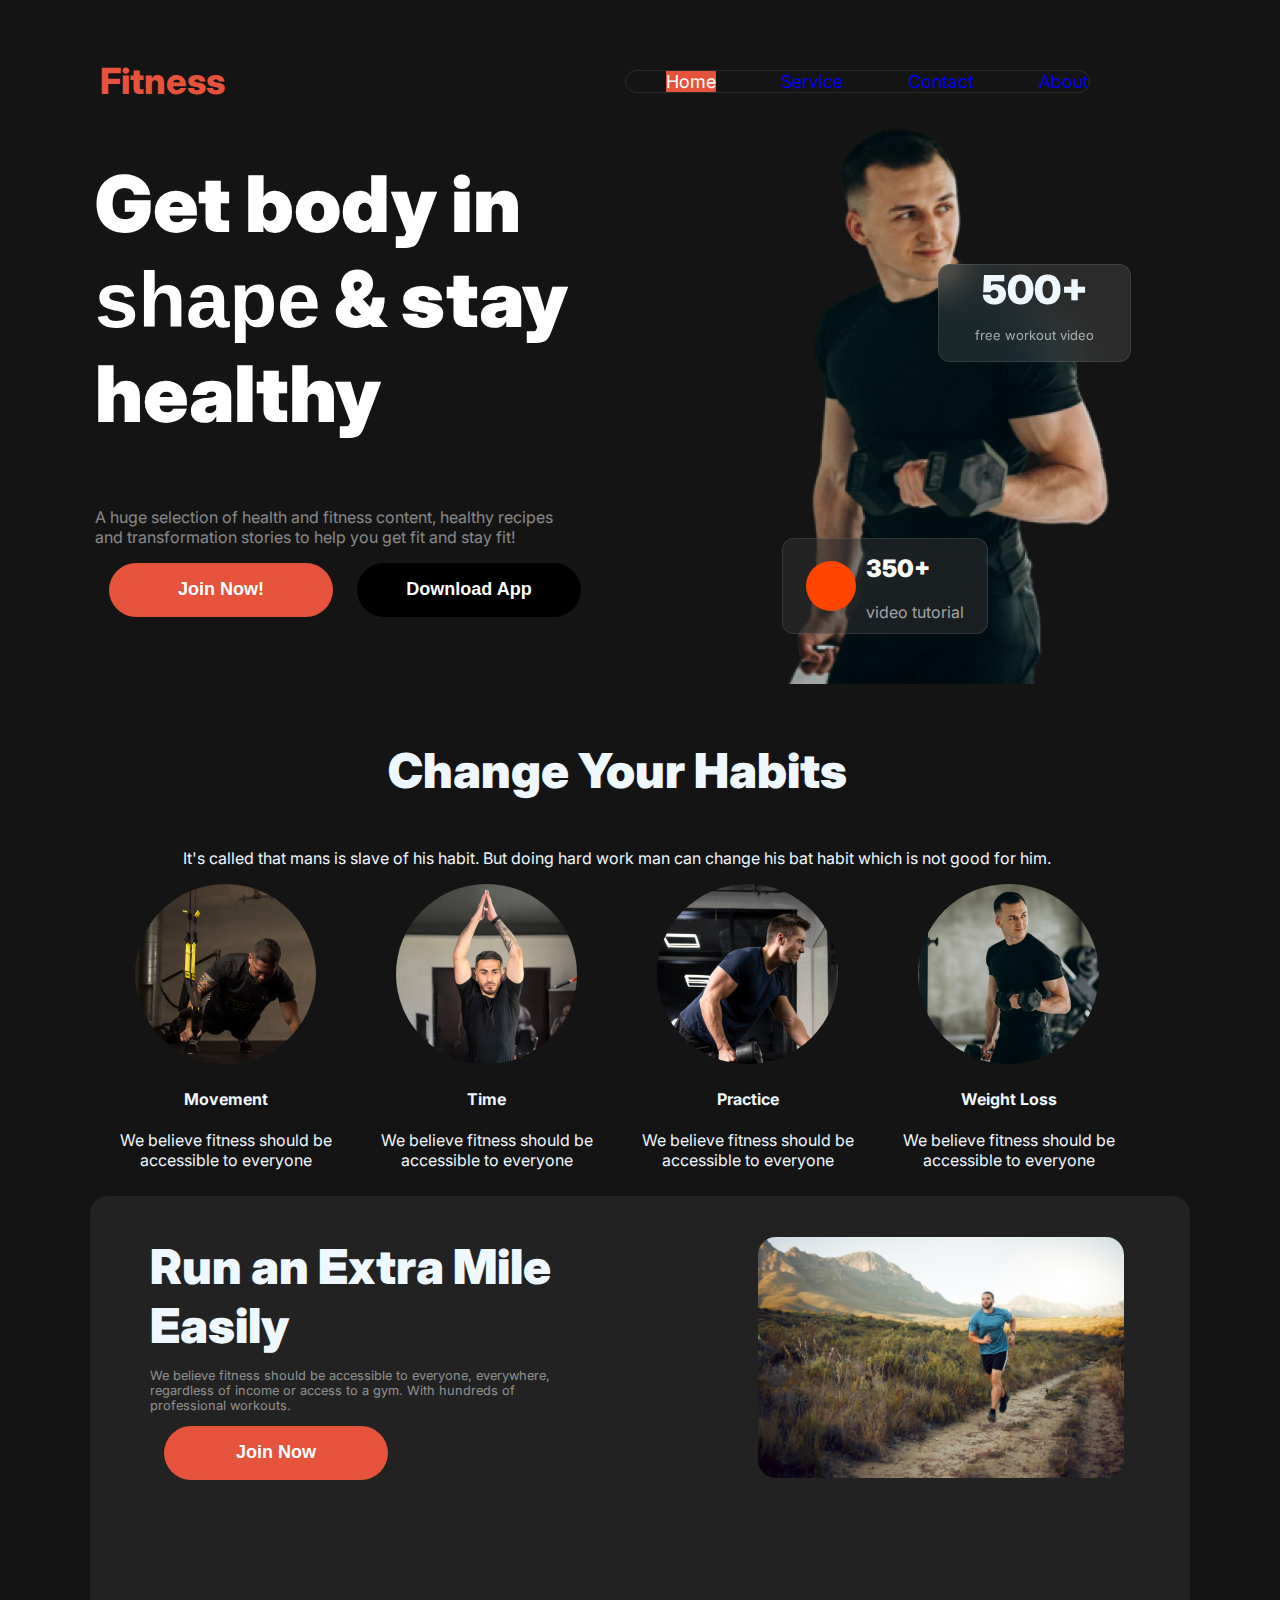
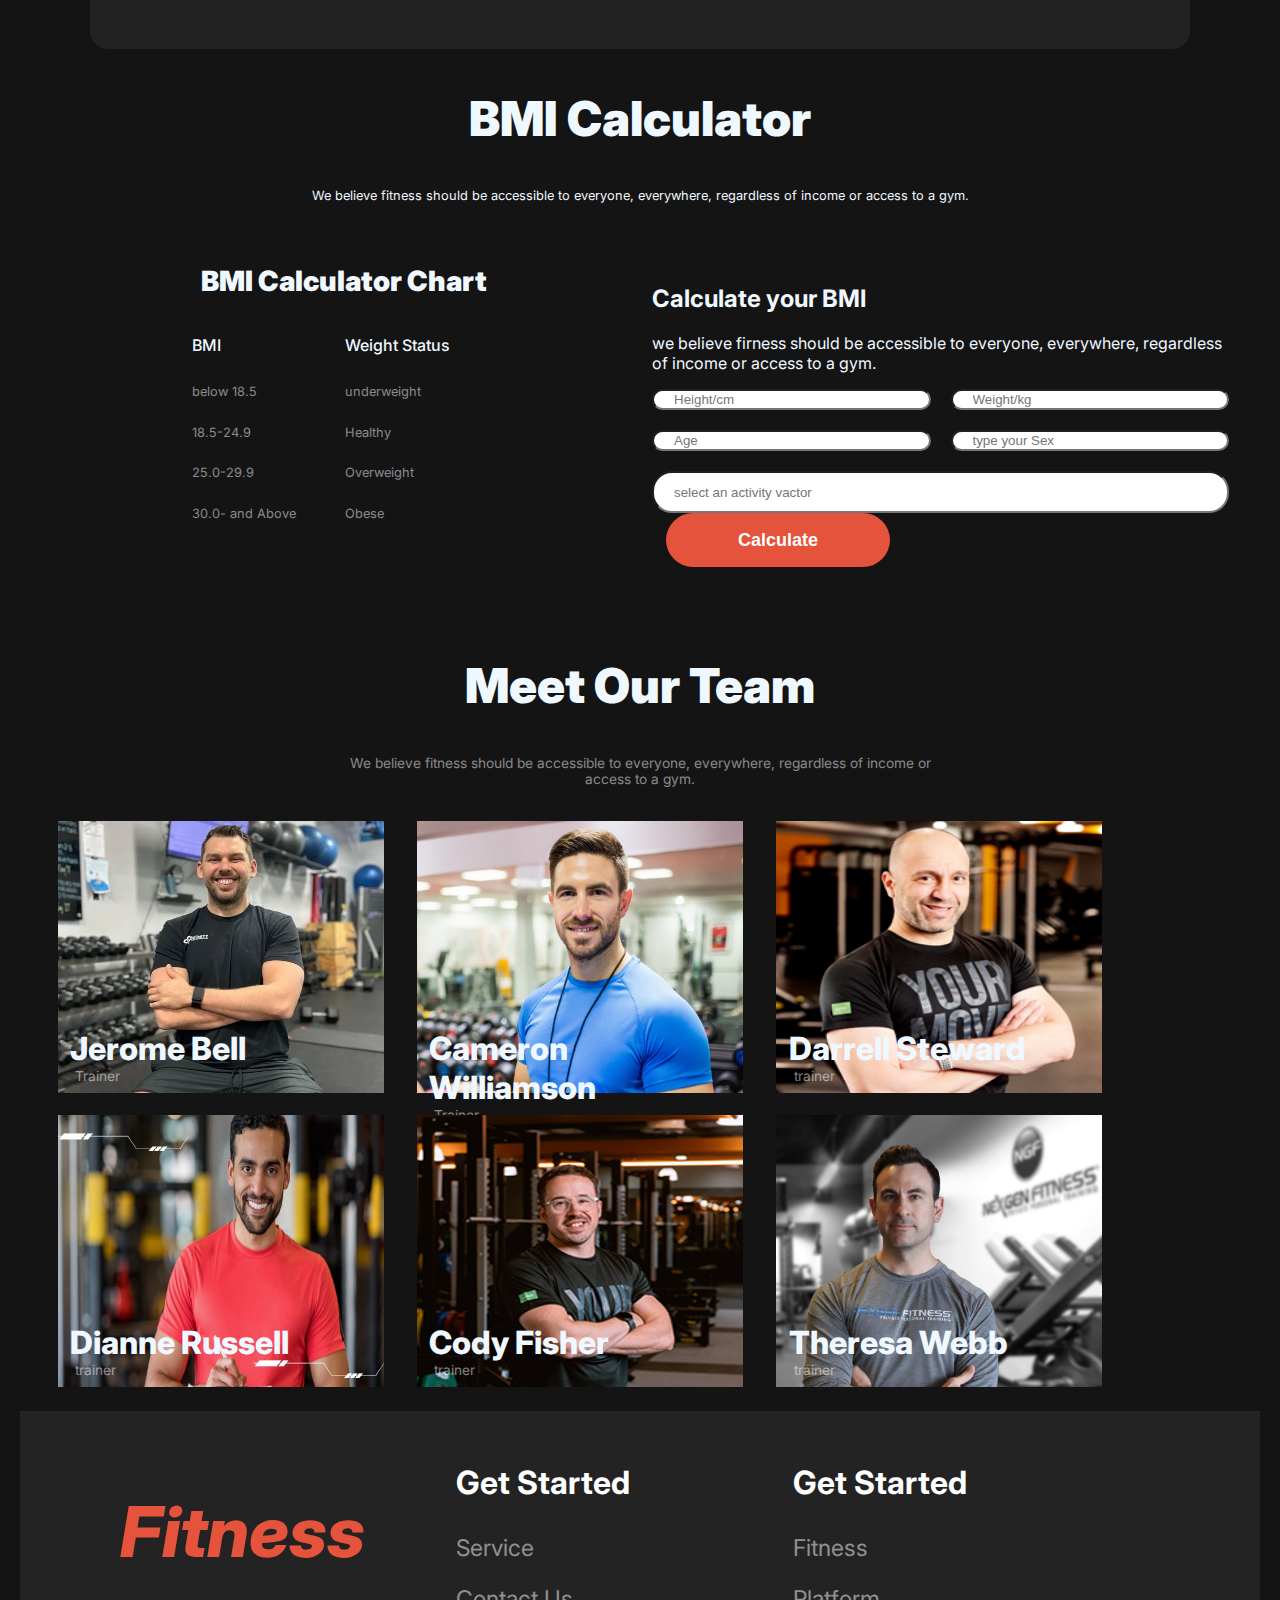
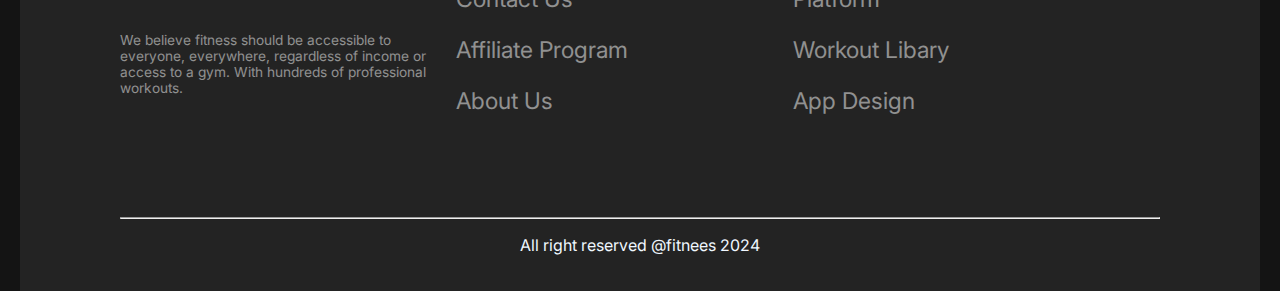
<file: index.html>
<!DOCTYPE html>
<html lang="en">
<head>
  <meta charset="UTF-8">
  <meta name="viewport" content="width=device-width, initial-scale=1.0">
  <title>Assignment-2</title>
  <link rel="stylesheet" href="style.css">
</head>
<body>
 <header class="hero-section">
  <nav class="navber">
    <div>
      <h2 class="fitness-logo" style="margin: 10px;">Fitness</h2>
    </div>
    <div class="nav-icon">
      <ul>
        <li><a class="home-logo" href="home.html">Home</a></li>
        <li><a href="service.html">Service</a></li>
        <li><a href="contact.html">Contact</a></li>
        <li><a href="about.html">About</a></li>
      </ul>
    </div>
    <a href="menu.html" class="menu">MENU</a>
    
  </nav>
  
  <div class="hero-title-img">
    <div class="title-text">
      <h1 class="title">Get body in <span class="shape">shape</span> & stay healthy</h1>
      <p class="title-description">A huge selection of health and fitness content, healthy recipes <br> and transformation stories to help you get fit and stay
      fit! </p>
      <div class="hero-btn-container"><button class="btn-primary btn-1">Join Now!</button>
      <button class="btn-secondary">Download App</button></div>
    </div>
    <div class="hero-img">
      <img src="images/Images 2.png" alt="">
      <div class="box-icon-2">
        <div style="width: 50px; height: 50px; border-radius: 50%;
        background-color: orangered;"></div>
        <div ><h2>350+</h2><p>video tutorial</p></div>
      </div>
      <div class="box-icon">
        <h2>500+</h2>
        <p>free workout video</p>
      </div>
    </div>
  </div>
 </header> 
 <main>
  <section class="change-habit-section">
    <div class="change-habit-text">
      <h3 class="change-habit-header">Change Your Habits</h3>
      <p class="change-habit-description">It's called that mans is slave of his habit. But doing hard work man can change his bat habit which is not good for him.</p>

    </div>
   <div class="change-habit-img-text-container">
    <div class="change-habit-img-text">
      <img src="images/image 3.png" alt="">
      <h4>Movement</h4>
      <p>We believe fitness should be <br> accessible to everyone</p>
    </div>
    <div class="change-habit-img-text">
      <img src="images/image 2.png" alt="">
      <h4>Time</h4>
      <p>We believe fitness should be <br> accessible to everyone</p>
    </div>
    <div class="change-habit-img-text">
      <img src="images/image 4.png" alt="">
      <h4>Practice</h4>
      <p>We believe fitness should be <br> accessible to everyone</p>
    </div>
    <div class="change-habit-img-text">
      <img src="images/image 5.png" alt="">
      <h4> Weight Loss</h4>
      <p>We believe fitness should be <br> accessible to everyone</p>
    </div>
   </div>
  </section>
  <section class="run-extra-container">
    <div class="run-extra-text">
      <h2 class="run-extra-header">
        Run an Extra
        Mile Easily
      </h2>
      <p>We believe fitness should be accessible to everyone, everywhere, regardless of income or access to a gym. With hundreds
      of professional workouts.</p>
      <button class="btn-primary">Join Now</button>
    </div>
    <div class="run-extra-img"><img  src="images/run.jpg" alt="runing person"></div>
  </section>
  <section class="bmi-section">
    <div class="bmi-calculator-title">
      <h2>BMI Calculator</h2>
      <p>We believe fitness should be accessible to everyone, everywhere, regardless of income or access to a gym.</p>
    </div>
    <div class="bmi-calculator-container">
      <div class="table">
        <table>
          <caption class="table-caption">BMI Calculator Chart</caption>
          <tr>
            <th>BMI</th>
            <th>Weight Status</th>
          </tr>
          <tr>
            <td>below 18.5</td>
            <td>underweight</td>
          </tr>
          <tr>
            <td>18.5-24.9</td>
            <td>Healthy</td>
          </tr>
          <tr>
            <td>25.0-29.9</td>
            <td>Overweight</td>
          </tr>
          <tr>
            <td>30.0- and Above</td>
            <td>Obese</td>
          </tr>
        </table>
      </div>
      <div class="bmi-calculation">
        <h2>Calculate your BMI</h2>
        <p>we believe firness should be accessible to everyone, everywhere, regardless of income or access to a gym.</p>
        <div class="calculator-div">
          <input type="number" placeholder="Height/cm">
          <input type="number" placeholder="Weight/kg">
          <input type="number" placeholder="Age">
          <input type="text" placeholder="type your Sex">
          <input class="thrd-input" type="text" placeholder="select an activity vactor">
        </div>
        <button class="btn-primary">Calculate</button>
      </div>
    </div>
    
   
  </section>
  <section class="trainer-img-container">
    <h2>Meet Our Team </h2>
    <p>We believe fitness should be accessible to everyone, everywhere, regardless of income or <br> access to a gym.</p>
    <div class="trainer-img">
      <div class="trainer-img-h3-p">
        <img src="images/trainer1.png" alt="Jerome Bell">
        <div class="trainer-name">
          <h3>Jerome Bell</h3>
          <p>Trainer</p>
        </div>
      </div>
      <div class="trainer-img-h3-p">
        <img src="images/trainer2.png" alt="Cameron Williamson">
        <div class="trainer-name">
          <h3>Cameron Williamson</h3>
          <p>Trainer</p>
        </div>
      </div>
      <div class="trainer-img-h3-p">
        <img src="images/trainer3.png" alt="Darrell Steward">
        <div class="trainer-name">
          <h3>Darrell Steward</h3>
          <p>trainer</p>
        </div>
      </div>
      <div class="trainer-img-h3-p">
        <img src="images/trainer4.png" alt="Dianne Russell">
        <div class="trainer-name">
          <h3>Dianne Russell</h3>
          <p>trainer</p>
        </div>
      </div>
      <div class="trainer-img-h3-p">
        <img src="images/trainer5.png" alt="">
        <div class="trainer-name">
          <h3> Cody Fisher</h3>
          <p>trainer</p>
        </div>
      </div>
      <div class="trainer-img-h3-p">
        <img src="images/trainer6.png" alt="trainer6">
        <div class="trainer-name">
          <h3>Theresa Webb</h3>
          <p>trainer</p>
        </div>
      </div>
    </div>
  </section>
 </main>

 <footer>
  <div class="footer-text">
    <div class="footer-1">
      <h2><em>Fitness</em></h2>
      <p>We believe fitness should be accessible to everyone, everywhere, regardless of income or access to a gym. With hundreds
      of professional workouts.</p>
    </div>
    <div class="footer-2">
      <h3>Get Started</h3>
      <p>Service</p>
      <p>Contact Us</p>
      <p>Affiliate Program</p>
      <p>About Us</p>
    </div>
    <div class="footer-3">
      <h3>Get Started</h3>
      <p>Fitness</p>
      <p>Platform</p>
      <p>Workout Libary</p>
      <p>App Design</p>
    </div>
  </div>
  <hr>
  <p class="footer-end-p">All right reserved @fitnees 2024</p>
 </footer>

</body>
</html>
</file>
<file: style.css>
@import url('https://fonts.googleapis.com/css2?family=Inter:wght@100..900&family=Work+Sans:ital,wght@0,100..900;1,100..900&display=swap');

@import url('https://fonts.cdnfonts.com/css/miama');

body{
  background-color: rgba(20 20 20);
  color: aliceblue;
  font-family: inter;
  margin: 0 auto;
}
/* hero section styles */
.hero-section{
  max-width: 100%;
  /* display: none; */
}
/* navber styles */
nav{
  margin: 0;
  padding: 0;
}
.navber{
  margin-left: 0px;
}
.fitness-logo{
  color: rgb(230, 83, 60);
  font-family: inter;
  font-size: 2.25rem;
  font-weight: 800;
  margin-left: 0px;
}
nav{
  /* margin-right: 95px; */
}
.nav-icon ul{
  width: 465px;
  /* height: 46px; */
  display: flex;
  gap: 40px;
  align-items: center;
  justify-content: space-between;
  box-sizing: border-box;
  border: 1px solid rgba(255, 255, 255, 0.1);
  border-radius: 39px;

}
.nav-icon li{
  list-style: none;
}
.nav-icon a{
  text-decoration: none;
  font-size: 1.125rem;
  font-weight: 400;
  font-family: inter;
}
a:hover{
  color: rgb(226, 43, 52);
}
.navber{
  margin: 0 auto;
  width: 1000px;
  height: 46px;
  display: flex;
  align-items: center;
  justify-content: space-between;
  padding-top: 58px;
  padding-left:90px ;
  padding-right: 190px;
}
.menu{
  display: none;
}
.home-logo{
  font-weight: 600;
  font-size: 1.125rem;
  font-family: inter;
  color: white;
  background-color: rgb(230, 83, 60) ;
}

/* main hero section design */
.hero-title-img{
  display: flex;
  margin-left: 95px; margin-right: 95px;
}
.title-text{
  display: flex;
  flex-direction: column;
  /* max-width: 599.05px; */
  /* max-height: 440px; */

}
.title{
  width: 520px;
  height: 282px;
  /* margin-left: 190px; */
  font-size: 4.875rem;
  font-weight: 900;
  color: white;
  font-family: inter;
  
}
.shape{
   font-family: 'Miama', sans-serif;
  }
.title-description{
  font-weight: 400;
  font-size: 1rem;
  color: rgba(255,255,255,0.5);
  /* margin: 0px 0px 28px 190px; */
}
.hero-btn-container{
  display: flex;
  /* margin-left: 190px; */
  margin-bottom: 76px;
}
.btn-primary{
  width: 224px;
  height: 54px;
  border-radius: 42px;
  color: white;
  background: rgb(230, 83, 60);
  padding: 16px 40px;
  font-weight: 600;
  font-size: 1.125rem;
  /* display: inline; */
  margin: 0 14px;
  border: none;
  outline: none;
}
.btn-secondary{
  width: 224px;
  height: 54px;
  margin: 0 10px;
  padding: 16px 40px;
  /* border: 2px solid rgba(200,200,200,9); */
  font-weight: 600;
  font-size: 1.125rem;
  border-radius: 42px;
  color: white;
  background-color: black;
   border: none;
  outline: none;
  /* display: inline; */
  /* width: 400px; */
}
.hero-img{
  width: 349px;
  height: 580px;
  margin-left: 167px;
  margin-right: 214px;
  position: relative;
}
.box-icon{
  position: absolute;
  width: 193px;
  height: 98px;
  right: 0;
  left: 270;
  text-align: center;
  /* left: 107px; */
  top: 160px;
  box-sizing: border-box;
  border: 1px solid rgba(255, 255, 255, 0.1);
  border-radius: 12px;

  backdrop-filter: blur(20px);
  background: rgba(255, 255, 255, 0.1);
}
.box-icon h2{
  font-weight: 900;
  font-size: 2.5rem;
  margin: 0;
  padding: 0;
}
.box-icon p{
  font-size: .8125rem;
  color: rgba(255,255,255,0.6);
}
.box-icon-2{
  position: absolute;
  width: 206px;
  height: 96px;
  display: flex;
  bottom: 50px;
  align-items: center;
  justify-content: space-between;
  padding: 20px 23px;
  box-sizing: border-box;
  border: 1px solid rgba(255, 255, 255, 0.1);
  border-radius: 12px;

  /* backdrop-filter: blur(20px); */
  background: rgba(48, 48, 48, 0.54);
  /* left: 764px; */
  /* top: 556px; */
  z-index: 1;
}
.box-icon-2 h2{
  color: rgb(250, 250, 249);
  font-size: 1.5rem;
  font-weight: 900;
}
.box-icon-2 p{
  font-size:1rem ;
  color: rgba(239, 237, 232, 0.65);
}

/* change habit styles */
.change-habit-section{
  max-width: 1044px;
  /* max-height: 452px; */
  margin-left:95px ;
}
.change-habit-text{
  margin: 0 auto;
  text-align: center;
}
.change-habit-header{
  font-weight: 900;
  font-size: 3rem;
}
.change-habit-img-text-container{
  display: grid;
  grid-template-columns: repeat(4,1fr);
  justify-content: center;
  text-align: center;
  
}
.change-habit-img-text img{
  border-radius: 50%;
}
.run-extra-container{
  max-width: 1060px;
  /* max-height: 371px; */
  border-radius: 18px;

  background: rgb(34, 34, 34);
  margin: 10px auto;
  padding-top: 41px;
  padding-left: 40px;
  display: flex;
  /* grid-template-columns: repeat(1,1fr); */
  gap: 145px;
  text-align: center;
  justify-content: center
  background-color: rgb(34,34,34);
   /* display: none; */
}
.run-extra-text{
  max-width: 443px;
  /* max-height: 290px; */
  
  text-align: left;
  padding: 0px 20px;
}
.run-extra-header{
  font-weight: 900;
  font-size: 3rem;
  margin-top: 0;
  margin-bottom: 0;
}
.run-extra-text p{
  font-size: .8rem;
  font-weight: 400;
  color: rgba(255, 255, 255, 0.5);
}
.run-extra-img{
  
  height: 412px;
  width: 366px;
 
 
}
.run-extra-img img{
  width: 100%;
   border-radius: 18px;
}
/* calculator section */
.bmi-section{
   /* display: none; */
}
.bmi-calculator-title h2{
  text-align: center;
  font-weight: 900;
  font-size: 3rem;
}
.bmi-calculator-title p{
  text-align: center;
  font-weight: 400;
  font-size: .8rem;
}
.bmi-calculator-container{
  /* margin: 0 auto; */
  width: 1040px;
  /* height: 487px; */
  display: grid;
  justify-content: space-between;
  grid-template-columns: repeat(2,1fr);
  /* gap: 75; */
  padding: 49px 189px;
  margin-right: 95px;
  
}

.table-caption{
  font-size: 1.75rem;
  font-weight: 900;
  margin-bottom: 20px;
  /* border: 2px solid aquamarine; */
}
table{
  width: 310px;
  height: 216px;
  /* border:2px solid red; ; */
}
.table th{
  text-align:left;
  font-size: 1rem;
  font-weight: 500;
}
.table td{
  font-size: .8rem;
  font-weight: 400;
  color: rgba(255, 255, 255, 0.5);
}
.table tr{
  border: 2px solid greenyellow;
}
table th td{
  border: 2px solid red;
  border-collapse: collapse;
}
.bmi-calculation{
  width: 577px;
  gap: 34px;
}
.calculator-div{
  display: grid;
  gap: 20px;
  grid-template-columns: repeat(2,1fr);
  grid-template-rows: 1fr 1fr 2fr;
}
input{
  border-radius: 20px;
  padding-left: 20px;
}
.thrd-input{
  grid-column: span 2;
}
/* calculator section ends */
/* trainer section */
.trainer-img-container{
  margin: 0 30px;
  text-align: center;
  align-items: center;
   /* display: none; */
}
.trainer-img-container h2{
  font-size: 3rem;
  font-weight: 900;
  align-items: center;
}
.trainer-img-container p{
  font-size: .857rem;
  align-items: center;
  font-weight: 400;
  color: rgba(255,255,255,0.5);
}
.trainer-img{
  max-width: 1060px;
  /* max-height: 604px; */
  display: grid;
  grid-template-columns: repeat(3,1fr);
  gap: 18px;
  padding: 20px;

}
.trainer-img img{
  width: 326px;
  height: 272px;
  
}
.trainer-img-h3-p{
   position: relative;
}
.trainer-name{
  position: absolute;
  bottom: 0px;
  left: 20px;
  width: 300px;
  height: 100px;
  text-align: left;
  margin: 0;
}
.trainer-name h3{
  font-size: 2rem;
  font-weight: 800;
  margin-bottom: 0;
  padding-bottom: 0;
}
.trainer-name p{
  margin-top: 0;
  color: rgba(255,255,255,0.5);
  margin-left: 5px;
}
/* footer disegn */
footer{
  margin: 0 auto;
  width: 1040px;
  padding: 20px 100px;
  background-color: rgba(35,35,35,5);
  /* text-align: center; */
}

.footer-text{
  width: 1009px;
  /* height: 249px; */
  /* margin-top: 66px; */
  /* margin-left: 190px; */
  /* margin-right: 191px; */
  display: grid;
  grid-template-columns: repeat(3,1fr);
  justify-content: space-between;
  /* gap: 150px; */
  /* margin: 20px; */
  font-size: 1.4375rem;
  font-weight: 400;
  color: rgba(255,255,255,0.5);
}
.footer-1{

}
.footer-1 h2{
  font-size: 4.375rem;
  font-weight: 800;
  color: rgb(230, 83, 60);
}
.footer-1 p{
  font-size: .857rem;
  font-weight: 400;
  color: rgba(255,255,255,0.5);
}
.footer-text h3{
  color: white;
  font-size: 2rem;
  font-weight: 700;
}
footer > hr{
  margin-top: 79px;
}
.footer-end-p{
  text-align: center;
}
@media screen and (max-width: 592px) {
  body{
    /* overflow: hidden; */
  }
  main{
    display: grid;
    grid-template-columns: 1;
    gap: 20px;
    /* flex-direction: column; */
    justify-content: center;
  }
  .hero-section{
    min-width: 100%;
     /* display: none; */
    /* max-height: 1024px; */
  }
  .navber{
      width: 353px;
      /* height: 43px; */
       padding-top: 58px;
    padding-left: 25px ;
  }
  .nav-icon{
    display: none;
  }
  .menu{
    display: contents;
  }
  nav{
    width: 353px;
    display: flex;
  }
  .hero-title-img{
    flex-direction: column;
    padding-left: 20px ;
   margin: 0 auto;
  }
  .title-text{
    margin: 20px;
    padding: 2px;
  }
  .title{
    width: 285px;
    height: 129px;
    font-size: 2.25rem;
  }
  .title-description{
    width: 274px;
    height: 96px;
  }
  .hero-btn-container{
    flex-direction: column;
    gap: 14px;
    /* padding: 10%; */
    width: 80%;
  }
  .hero-img{
    margin: 0px;
    /* width: 90%; */
  }
  .nav-icon{
    display: none;
  }
  .box-icon-2{
    left: 20px;
    bottom: 50px;
  }
  .change-habit-section{
   /* display: none; */
  width: 338px;
  /* height: 1398px; */
  /* left: 28px; */
  /* top: 1024px; */
  margin: 0 auto;

  }
  .change-habit-text{
    margin: 0 auto;
    text-align: center;
    justify-content: center;
    /* margin-left: 60px; */
    margin-bottom: 5px;
  }
  .change-habit-header{
    /* font-weight: 900; */
    font-size: 2rem;
    padding: 0 20px;
  }
  .change-habit-description{
    font-size: 1rem;
    text-align: center;
    /* margin: 5px 20px ; */
    margin: 0 auto;
    padding: 0 20px;
  }
  .change-habit-section{
    display: flex;
    flex-direction: column;
  }
  .change-habit-img-text-container{
    display: grid;
    width: 338px;
    /* height: 1216px; */
    grid-template-columns: repeat(1,1fr);
    align-items: center;
    /* margin-left: 67px; */
    margin: 0 auto;
  }
  .run-extra-container{
    /* width: 353px;
    height: 531px; */
    padding: 33px 31px;
    flex-direction: column;
    width: 353px;
    /* height: 531px; */
    /* left: 20px; */
    margin: 0 auto;
  }
  .run-extra-img{
    margin-top: 0;
    padding-top: 0;
  }
  .bmi-calculator-title{
    max-width: 353px;
    margin: 0 auto;
  }
  .bmi-calculator-container{
    max-width: 353px;
    margin: 10px auto;
    display: flex;
    flex-direction: column;
    
  }
  .bmi-calculation{
    max-width: 353px;
    align-items: center;
  }
  .calculator-div{
    max-width: 353px;
  }
  .trainer-img-container{
    margin: 0 auto;
    align-items: center;
  }
  .trainer-img-container h2{
    font-size: 2rem;
    font-weight: 900;
  }
  .trainer-img-container p{
    font-size: .875rem;
    margin: 14px auto;
    max-width: 400px;
  }
  .trainer-img{
  min-width: 353px;
  /* max-height: 1188px; */
  display: grid;
  grid-template-columns: 1fr;
  gap: 18px;
  padding: 20px;
  margin-right: 20px;
  margin-left: 20px;
  /* margin: 5px 20px; */

}
.trainer-name{
  position: absolute;
  bottom: 0px;
  left: 20px;
  width: 300px;
  height: 100px;
  text-align:left;
  padding-left: 40px ;
  margin: 10px;
}

footer{
  max-width: 370px;
  display: grid;
  grid-template-columns: 1;
  gap: 20px;
  margin: 5px;
  /* padding: 5px 20px; */
  /* display: none; */
}
.footer-text{
  
}
.footer-text{
  max-width: 300px;
  /* max-width: 200px; */
  display: grid;
  grid-template-columns: 1fr;
  font-size: 1.4375rem;
  font-weight: 400;
  color: rgba(255,255,255,0.5);
  /* margin: 0 auto; */
  padding: 0 ;
  justify-content: center;
}
.footer-1{
  min-width: 317px;
  max-width: 350px;
  /* max-height: 200px; */
  /* padding: 44px 56px 30px 20px; */
}
footer > hr{
  display: none;
  /* margin-bottom: 10px; */
}
footer > p{
  /* display: none; */
}
.footer-end-p{
  max-width:300px ;
  /* text-align: center; */
}
*{
  /* margin: 0 auto; */
}
}
</file>
